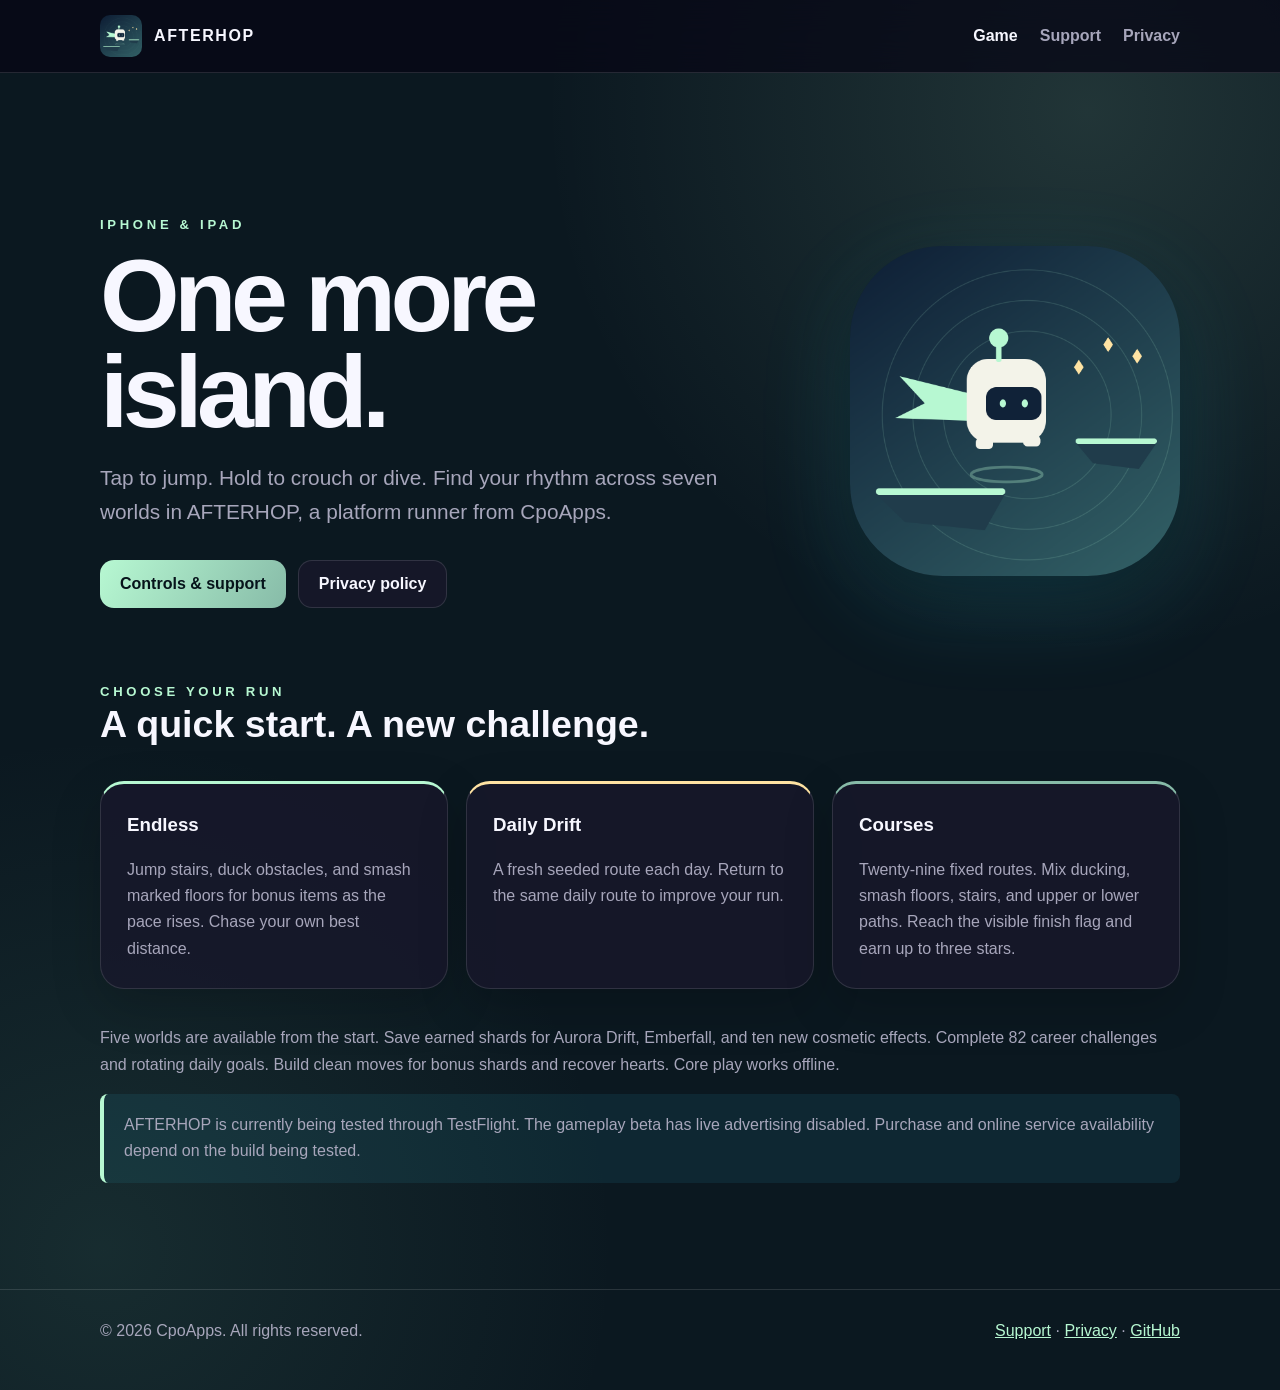
<file: index.html>
<!doctype html>
<html lang="en">
<head>
  <meta charset="utf-8">
  <meta name="viewport" content="width=device-width, initial-scale=1">
  <meta name="description" content="AFTERHOP is a platform runner for iPhone and iPad. Find support, controls, and privacy information.">
  <title>AFTERHOP — One more island</title>
  <link rel="icon" href="app-icon.png">
  <link rel="stylesheet" href="styles.css">
</head>
<body>
  <header>
    <nav class="wrap" aria-label="Primary navigation">
      <a class="brand" href="index.html"><img src="app-icon.png" alt="">AFTERHOP</a>
      <div class="nav-links"><a aria-current="page" href="index.html">Game</a><a href="support.html">Support</a><a href="privacy.html">Privacy</a></div>
    </nav>
  </header>
  <main class="wrap">
    <section class="hero">
      <div>
        <div class="eyebrow">iPhone &amp; iPad</div>
        <h1>One more island.</h1>
        <p class="lead">Tap to jump. Hold to crouch or dive. Find your rhythm across seven worlds in AFTERHOP, a platform runner from CpoApps.</p>
        <div class="actions">
          <a class="button primary" href="support.html">Controls &amp; support</a>
          <a class="button" href="privacy.html">Privacy policy</a>
        </div>
      </div>
      <img class="app-icon" src="app-icon.png" alt="AFTERHOP app icon">
    </section>
    <section aria-labelledby="modes-title">
      <div class="eyebrow">Choose your run</div>
      <h2 id="modes-title">A quick start. A new challenge.</h2>
      <div class="grid">
        <article class="card accent-cyan"><h3>Endless</h3><p>Jump stairs, duck obstacles, and smash marked floors for bonus items as the pace rises. Chase your own best distance.</p></article>
        <article class="card accent-pink"><h3>Daily Drift</h3><p>A fresh seeded route each day. Return to the same daily route to improve your run.</p></article>
        <article class="card accent-purple"><h3>Courses</h3><p>Twenty-nine fixed routes. Mix ducking, smash floors, stairs, and upper or lower paths. Reach the visible finish flag and earn up to three stars.</p></article>
      </div>
      <p>Five worlds are available from the start. Save earned shards for Aurora Drift, Emberfall, and ten new cosmetic effects. Complete 82 career challenges and rotating daily goals. Build clean moves for bonus shards and recover hearts. Core play works offline.</p>
      <p class="notice">AFTERHOP is currently being tested through TestFlight. The gameplay beta has live advertising disabled. Purchase and online service availability depend on the build being tested.</p>
    </section>
  </main>
  <footer>
    <div class="wrap footer-row">
      <span>© 2026 CpoApps. All rights reserved.</span>
      <span><a href="support.html">Support</a> · <a href="privacy.html">Privacy</a> · <a href="https://github.com/CpoApps/afterhop-site">GitHub</a></span>
    </div>
  </footer>
</body>
</html>
</file>
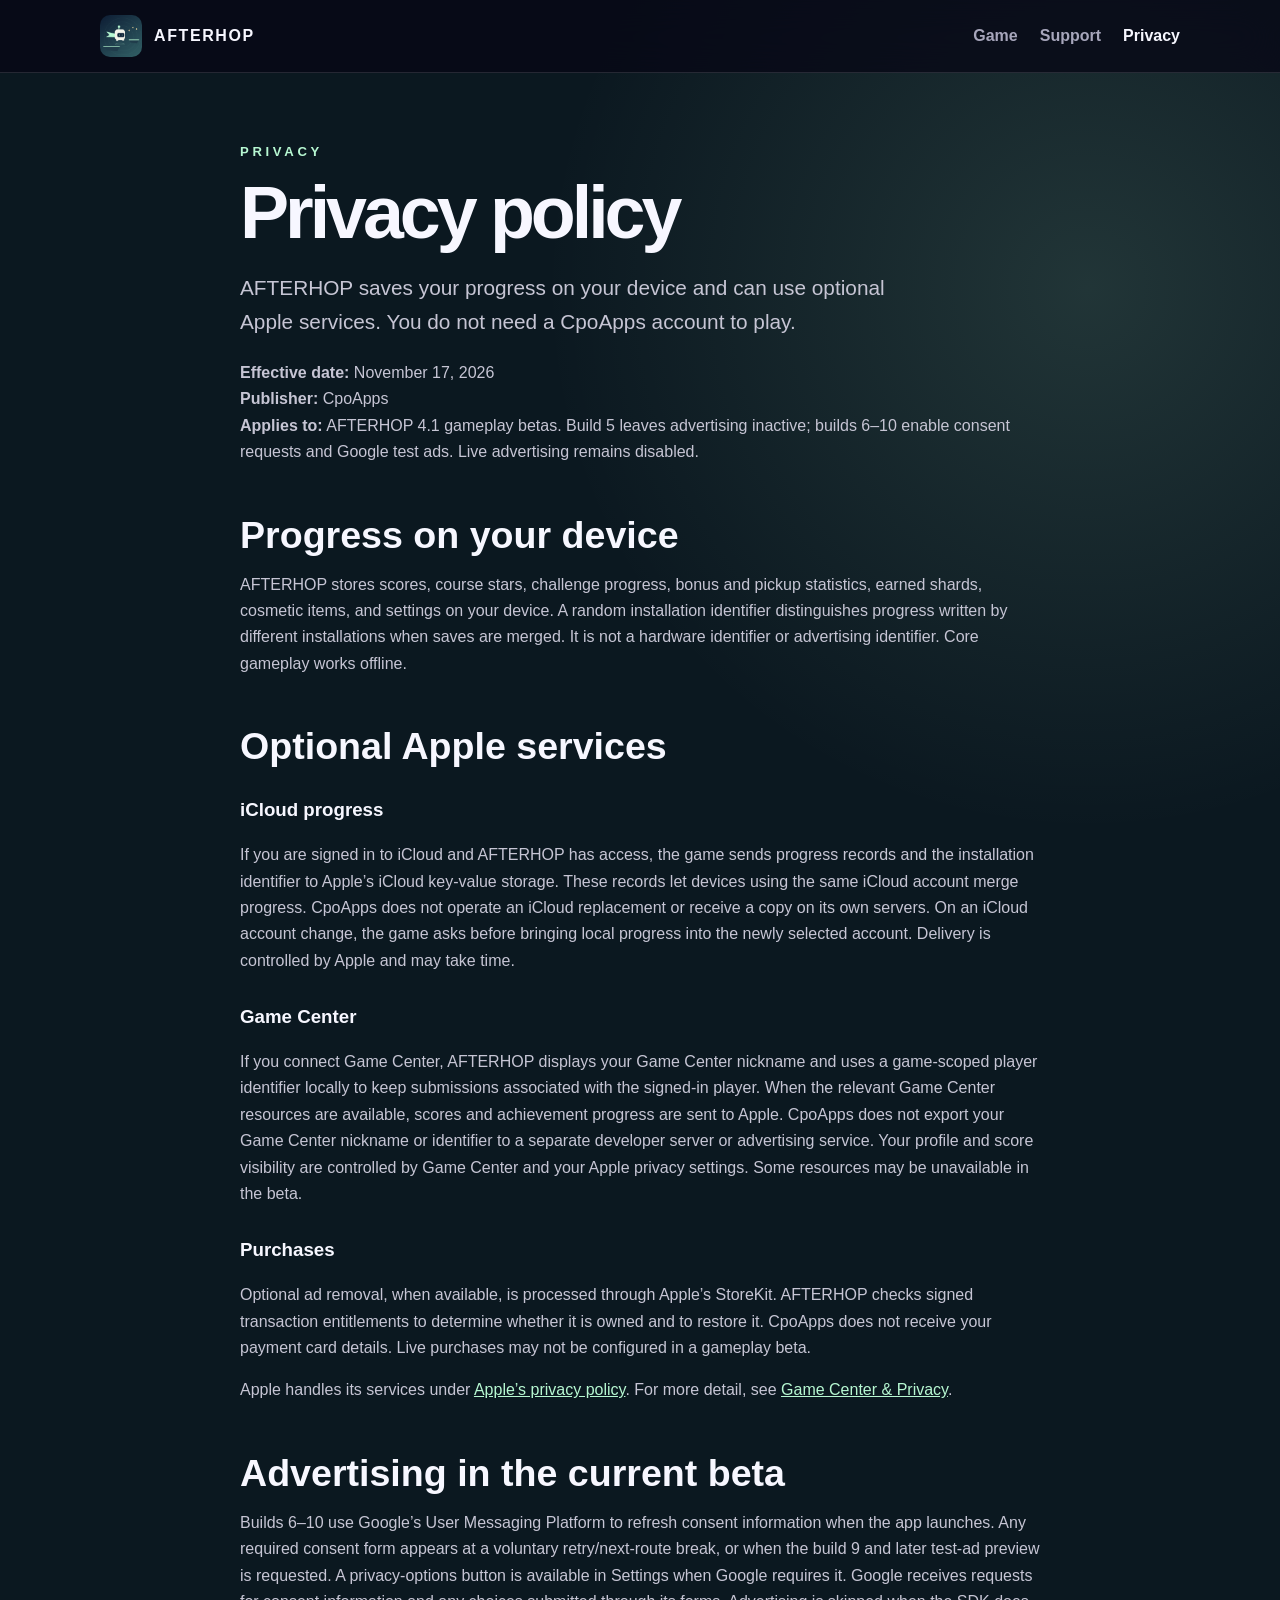
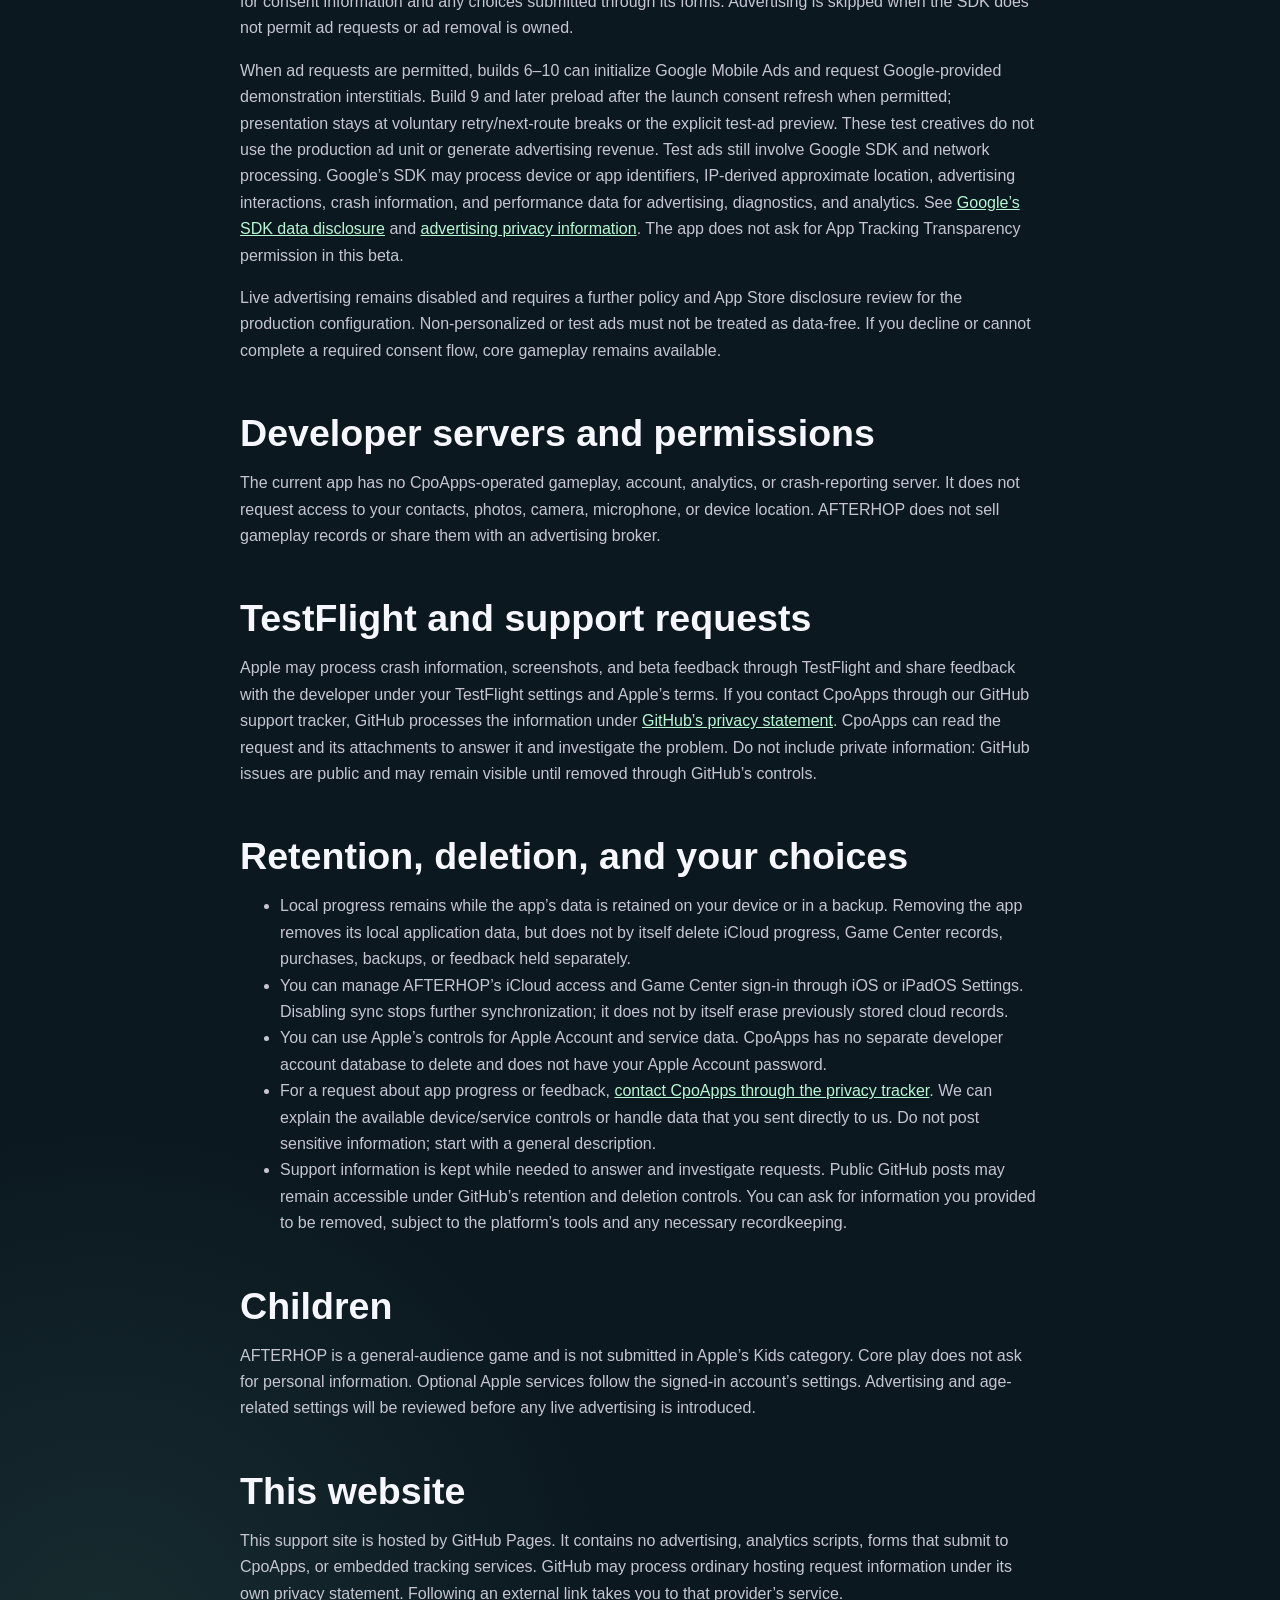
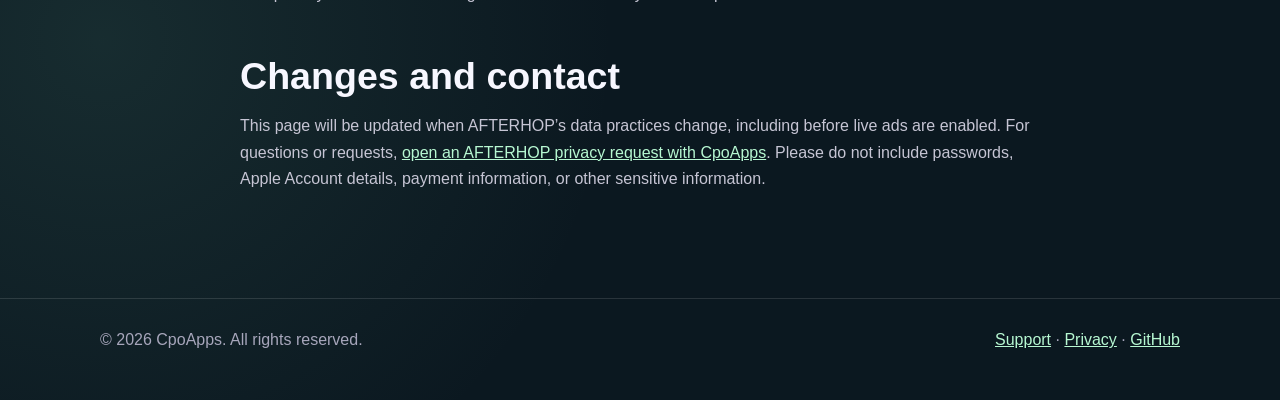
<file: privacy.html>
<!doctype html>
<html lang="en">
<head>
  <meta charset="utf-8">
  <meta name="viewport" content="width=device-width, initial-scale=1">
  <meta name="description" content="How CpoApps handles AFTERHOP game progress, Apple services, feedback, and the current no-live-ad beta.">
  <title>AFTERHOP Privacy Policy</title>
  <link rel="icon" href="app-icon.png">
  <link rel="stylesheet" href="styles.css">
</head>
<body>
  <header>
    <nav class="wrap" aria-label="Primary navigation">
      <a class="brand" href="index.html"><img src="app-icon.png" alt="">AFTERHOP</a>
      <div class="nav-links"><a href="index.html">Game</a><a href="support.html">Support</a><a aria-current="page" href="privacy.html">Privacy</a></div>
    </nav>
  </header>
  <main class="wrap prose">
    <div class="eyebrow">Privacy</div>
    <h1>Privacy policy</h1>
    <p class="lead">AFTERHOP saves your progress on your device and can use optional Apple services. You do not need a CpoApps account to play.</p>
    <p><strong>Effective date:</strong> November 17, 2026<br><strong>Publisher:</strong> CpoApps<br><strong>Applies to:</strong> AFTERHOP 4.1 gameplay betas. Build 5 leaves advertising inactive; builds 6–10 enable consent requests and Google test ads. Live advertising remains disabled.</p>
    <h2>Progress on your device</h2>
    <p>AFTERHOP stores scores, course stars, challenge progress, bonus and pickup statistics, earned shards, cosmetic items, and settings on your device. A random installation identifier distinguishes progress written by different installations when saves are merged. It is not a hardware identifier or advertising identifier. Core gameplay works offline.</p>
    <h2>Optional Apple services</h2>
    <h3>iCloud progress</h3>
    <p>If you are signed in to iCloud and AFTERHOP has access, the game sends progress records and the installation identifier to Apple’s iCloud key-value storage. These records let devices using the same iCloud account merge progress. CpoApps does not operate an iCloud replacement or receive a copy on its own servers. On an iCloud account change, the game asks before bringing local progress into the newly selected account. Delivery is controlled by Apple and may take time.</p>
    <h3>Game Center</h3>
    <p>If you connect Game Center, AFTERHOP displays your Game Center nickname and uses a game-scoped player identifier locally to keep submissions associated with the signed-in player. When the relevant Game Center resources are available, scores and achievement progress are sent to Apple. CpoApps does not export your Game Center nickname or identifier to a separate developer server or advertising service. Your profile and score visibility are controlled by Game Center and your Apple privacy settings. Some resources may be unavailable in the beta.</p>
    <h3>Purchases</h3>
    <p>Optional ad removal, when available, is processed through Apple’s StoreKit. AFTERHOP checks signed transaction entitlements to determine whether it is owned and to restore it. CpoApps does not receive your payment card details. Live purchases may not be configured in a gameplay beta.</p>
    <p>Apple handles its services under <a href="https://www.apple.com/legal/privacy/">Apple’s privacy policy</a>. For more detail, see <a href="https://www.apple.com/legal/privacy/data/en/game-center/">Game Center &amp; Privacy</a>.</p>
    <h2>Advertising in the current beta</h2>
    <p>Builds 6–10 use Google’s User Messaging Platform to refresh consent information when the app launches. Any required consent form appears at a voluntary retry/next-route break, or when the build 9 and later test-ad preview is requested. A privacy-options button is available in Settings when Google requires it. Google receives requests for consent information and any choices submitted through its forms. Advertising is skipped when the SDK does not permit ad requests or ad removal is owned.</p>
    <p>When ad requests are permitted, builds 6–10 can initialize Google Mobile Ads and request Google-provided demonstration interstitials. Build 9 and later preload after the launch consent refresh when permitted; presentation stays at voluntary retry/next-route breaks or the explicit test-ad preview. These test creatives do not use the production ad unit or generate advertising revenue. Test ads still involve Google SDK and network processing. Google’s SDK may process device or app identifiers, IP-derived approximate location, advertising interactions, crash information, and performance data for advertising, diagnostics, and analytics. See <a href="https://developers.google.com/admob/ios/privacy/data-disclosure">Google’s SDK data disclosure</a> and <a href="https://policies.google.com/technologies/ads">advertising privacy information</a>. The app does not ask for App Tracking Transparency permission in this beta.</p>
    <p>Live advertising remains disabled and requires a further policy and App Store disclosure review for the production configuration. Non-personalized or test ads must not be treated as data-free. If you decline or cannot complete a required consent flow, core gameplay remains available.</p>
    <h2>Developer servers and permissions</h2>
    <p>The current app has no CpoApps-operated gameplay, account, analytics, or crash-reporting server. It does not request access to your contacts, photos, camera, microphone, or device location. AFTERHOP does not sell gameplay records or share them with an advertising broker.</p>
    <h2>TestFlight and support requests</h2>
    <p>Apple may process crash information, screenshots, and beta feedback through TestFlight and share feedback with the developer under your TestFlight settings and Apple’s terms. If you contact CpoApps through our GitHub support tracker, GitHub processes the information under <a href="https://docs.github.com/en/site-policy/privacy-policies/github-general-privacy-statement">GitHub’s privacy statement</a>. CpoApps can read the request and its attachments to answer it and investigate the problem. Do not include private information: GitHub issues are public and may remain visible until removed through GitHub’s controls.</p>
    <h2>Retention, deletion, and your choices</h2>
    <ul>
      <li>Local progress remains while the app’s data is retained on your device or in a backup. Removing the app removes its local application data, but does not by itself delete iCloud progress, Game Center records, purchases, backups, or feedback held separately.</li>
      <li>You can manage AFTERHOP’s iCloud access and Game Center sign-in through iOS or iPadOS Settings. Disabling sync stops further synchronization; it does not by itself erase previously stored cloud records.</li>
      <li>You can use Apple’s controls for Apple Account and service data. CpoApps has no separate developer account database to delete and does not have your Apple Account password.</li>
      <li>For a request about app progress or feedback, <a href="https://github.com/CpoApps/afterhop-site/issues/new?template=privacy.yml">contact CpoApps through the privacy tracker</a>. We can explain the available device/service controls or handle data that you sent directly to us. Do not post sensitive information; start with a general description.</li>
      <li>Support information is kept while needed to answer and investigate requests. Public GitHub posts may remain accessible under GitHub’s retention and deletion controls. You can ask for information you provided to be removed, subject to the platform’s tools and any necessary recordkeeping.</li>
    </ul>
    <h2>Children</h2>
    <p>AFTERHOP is a general-audience game and is not submitted in Apple’s Kids category. Core play does not ask for personal information. Optional Apple services follow the signed-in account’s settings. Advertising and age-related settings will be reviewed before any live advertising is introduced.</p>
    <h2>This website</h2>
    <p>This support site is hosted by GitHub Pages. It contains no advertising, analytics scripts, forms that submit to CpoApps, or embedded tracking services. GitHub may process ordinary hosting request information under its own privacy statement. Following an external link takes you to that provider’s service.</p>
    <h2>Changes and contact</h2>
    <p>This page will be updated when AFTERHOP’s data practices change, including before live ads are enabled. For questions or requests, <a href="https://github.com/CpoApps/afterhop-site/issues/new?template=privacy.yml">open an AFTERHOP privacy request with CpoApps</a>. Please do not include passwords, Apple Account details, payment information, or other sensitive information.</p>
  </main>
  <footer>
    <div class="wrap footer-row">
      <span>© 2026 CpoApps. All rights reserved.</span>
      <span><a href="support.html">Support</a> · <a href="privacy.html">Privacy</a> · <a href="https://github.com/CpoApps/afterhop-site">GitHub</a></span>
    </div>
  </footer>
</body>
</html>
</file>
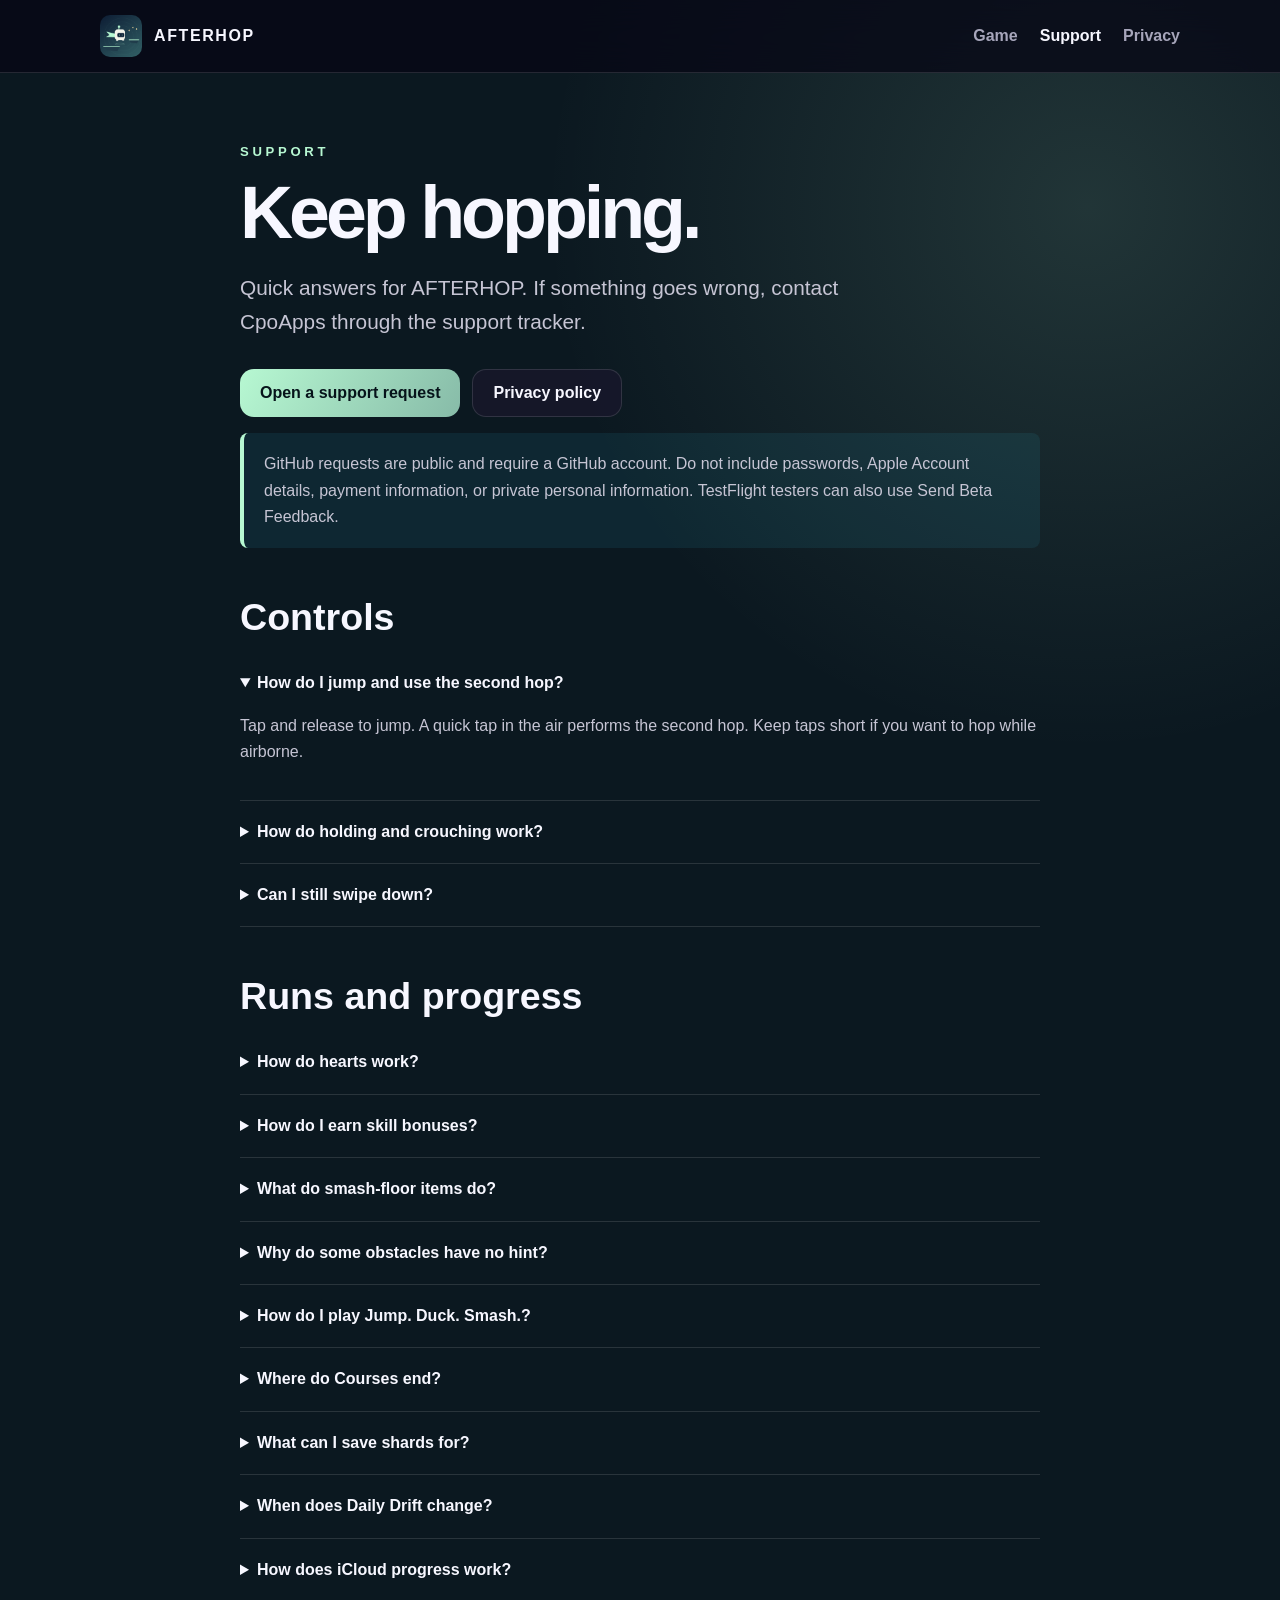
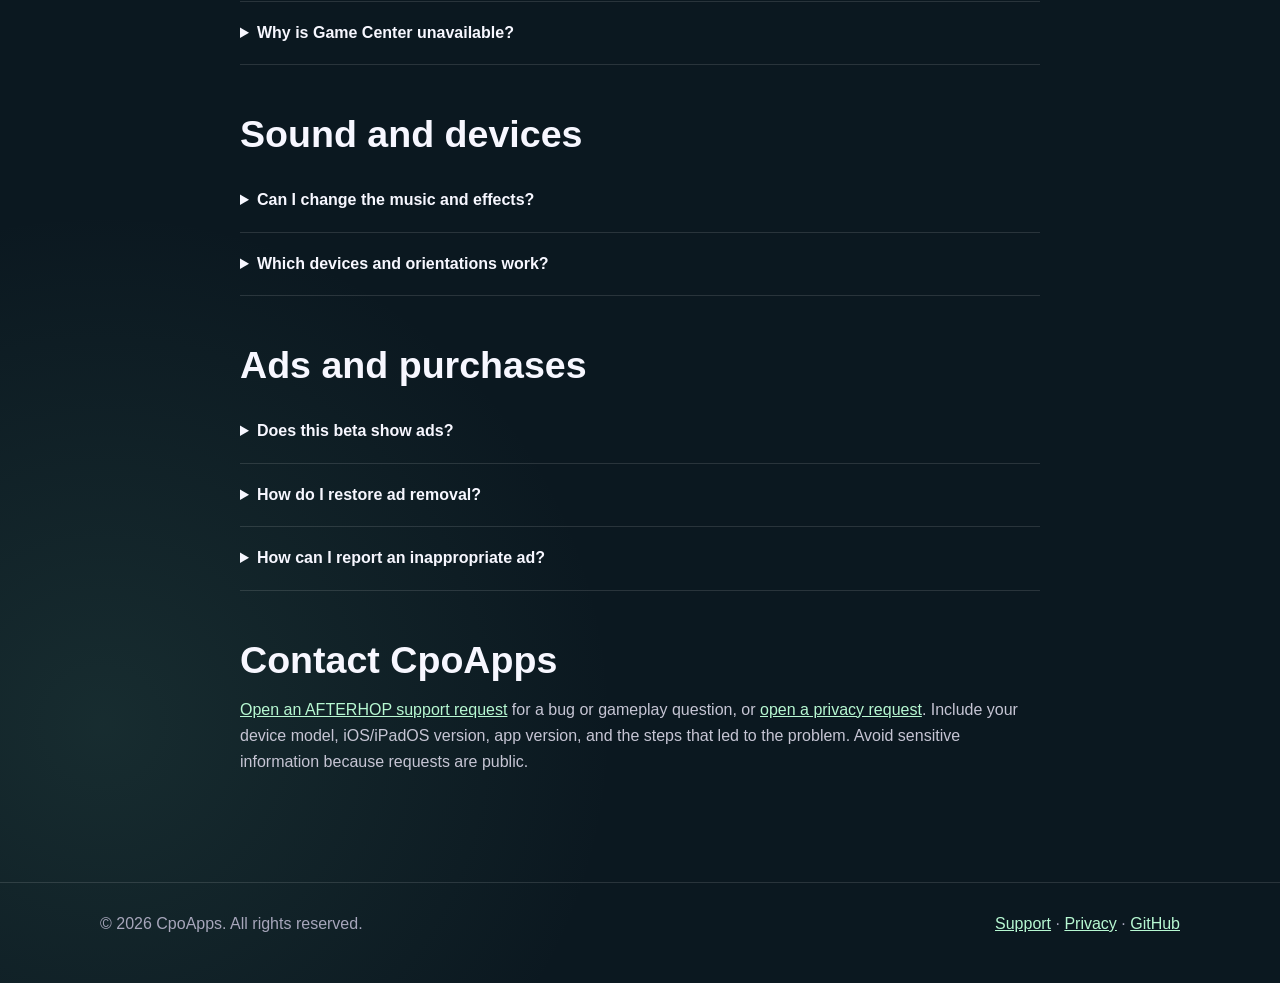
<file: support.html>
<!doctype html>
<html lang="en">
<head>
  <meta charset="utf-8">
  <meta name="viewport" content="width=device-width, initial-scale=1">
  <meta name="description" content="Controls, troubleshooting, and support contact for AFTERHOP on iPhone and iPad.">
  <title>AFTERHOP Support</title>
  <link rel="icon" href="app-icon.png">
  <link rel="stylesheet" href="styles.css">
</head>
<body>
  <header>
    <nav class="wrap" aria-label="Primary navigation">
      <a class="brand" href="index.html"><img src="app-icon.png" alt="">AFTERHOP</a>
      <div class="nav-links"><a href="index.html">Game</a><a aria-current="page" href="support.html">Support</a><a href="privacy.html">Privacy</a></div>
    </nav>
  </header>
  <main class="wrap prose">
    <div class="eyebrow">Support</div>
    <h1>Keep hopping.</h1>
    <p class="lead">Quick answers for AFTERHOP. If something goes wrong, contact CpoApps through the support tracker.</p>
    <div class="actions"><a class="button primary" href="https://github.com/CpoApps/afterhop-site/issues/new?template=support.yml">Open a support request</a><a class="button" href="privacy.html">Privacy policy</a></div>
    <p class="notice">GitHub requests are public and require a GitHub account. Do not include passwords, Apple Account details, payment information, or private personal information. TestFlight testers can also use Send Beta Feedback.</p>
    <h2>Controls</h2>
    <details open><summary>How do I jump and use the second hop?</summary><p>Tap and release to jump. A quick tap in the air performs the second hop. Keep taps short if you want to hop while airborne.</p></details>
    <details><summary>How do holding and crouching work?</summary><p>Hold on the ground to crouch, then release to make a normal jump. Builds 7–10 also run 15% faster while crouched on the ground. Holding longer does not increase jump height. In builds 7–10, hold in the air for 0.22 seconds to dive (0.30 seconds in earlier 4.1 betas). Keep holding through your landing to stay crouched, then release on the ground to jump. Once a dive has started, releasing before landing does not use the second hop.</p></details>
    <details><summary>Can I still swipe down?</summary><p>Yes. Swipe down to dive immediately. Diving accelerates your fall; you still need a platform underneath you.</p></details>
    <h2>Runs and progress</h2>
    <details><summary>How do hearts work?</summary><p>In build 10, each run starts with three hearts. Missing a duck costs one heart; losing the last heart ends the run. One wall can only cost one heart. Falls still end the run. Every retry starts with three hearts.</p></details>
    <details><summary>How do I earn skill bonuses?</summary><p>Five clean moves—perfect landings, ducks, or smashes—earn eight extra shards, 100 points, and one missing heart. A wall hit resets the five-dot meter. Repeat landings on one platform do not farm skill credit.</p></details>
    <details><summary>What do smash-floor items do?</summary><p>Breaking a wooden floor releases a collectible on the falling path. A cache gives 12 shards, a magnet attracts nearby shards for eight seconds of play, and a heart restores one life. A heart at full health gives six shards instead. Items and skill bonuses count toward the new career goals.</p></details>
    <details><summary>Why do some obstacles have no hint?</summary><p>Build 10 shows instructional cues only on the first example of each obstacle type per run. Later obstacles keep their recognizable materials. Gold rings remain scoring targets. Open How to play on the home screen to review the controls.</p></details>
    <details><summary>How do I play Jump. Duck. Smash.?</summary><p>Build 8 introduced this course. From build 9, ducking, smash floors, upper/lower paths, and stair sections also appear in Endless, Daily Drift, and generated courses. Hold while grounded to duck under branches; a missed duck causes a brief stumble. Build 10 also removes one heart for each missed wall; losing the last heart ends the run. Dive onto wooden floors to break through to a safe lower landing. Use your second hop for the upper path and more shards, or follow the wider lower path. Both paths lead to the checkered flag. All existing courses remain available with their saved rewards.</p></details>
    <details><summary>Where do Courses end?</summary><p>Every Course has a fixed route and a visible finish flag on the last island. Land and reach the flag to finish. Two extra stars reward the goals shown before the run; these goals count when you also finish. Build 9 has 29 courses and a Next route button after finishing. In Jump. Duck. Smash., duck under three branches and smash two floors for the bonus stars.</p></details>
    <details><summary>What can I save shards for?</summary><p>Build 9 keeps the original ten trails and adds ten effects priced from 1,500 to 16,000 shards. Aurora Drift and Emberfall cost 5,000 and 10,000 earned shards for selection in Endless and Daily Drift. Existing ownership stays intact; new purchases use game shards, not real money. Build 10 has 82 career challenges plus rotating daily goals.</p></details>
    <details><summary>When does Daily Drift change?</summary><p>A new shared seed starts each day at midnight UTC. Your device’s local midnight can be at a different time.</p></details>
    <details><summary>How does iCloud progress work?</summary><p>Progress saves on your device. When signed in to iCloud with access enabled for AFTERHOP, the game can synchronize progress through Apple’s iCloud key-value storage. Use the same iCloud account on each device and allow time for delivery. A sync request is not a guarantee of an immediate update. If you change iCloud accounts, choose whether to bring local progress into the new account.</p></details>
    <details><summary>Why is Game Center unavailable?</summary><p>Check your Game Center sign-in in iOS or iPadOS Settings and your connection. Game Center and iCloud use separate sign-ins. Rankings and achievements also need to be available for your build. The current beta may not have all Game Center resources configured. You can keep playing offline.</p></details>
    <h2>Sound and devices</h2>
    <details><summary>Can I change the music and effects?</summary><p>Open Settings in AFTERHOP to change music, volume, effects, and haptics separately. Silent Mode silences the game’s music. From build 9, use Restart music if audio stays silent after an interruption. Check the music switch, volume, and audio output too. The two earned worlds reuse Alpine Dawn and Sunstone music.</p></details>
    <details><summary>Which devices and orientations work?</summary><p>AFTERHOP supports iPhone and iPad with iOS or iPadOS 17 or later. Build 9 and later support portrait and landscape on both iPhone and iPad. Earlier betas support landscape on iPad only.</p></details>
    <h2>Ads and purchases</h2>
    <details><summary>Does this beta show ads?</summary><p>Build 5 has advertising inactive. Builds 6–10 can show Google test ads at voluntary retry or next-route breaks after any required consent. They are eligible every fourth completed run, after a run lasting at least 12 seconds, with at least three minutes between ads. Builds 6–8 prepare at the first eligible break. Build 9 and later preload earlier whenever Google permits ad requests, and Settings includes Preview test ad with a readiness message. Rejecting privacy choices may limit or prevent ads; the app never overrides that choice. A missing ad may also mean there is no fill or an ad has not loaded. Test ads produce no advertising revenue; live ads remain disabled. If consent or an ad is unavailable, you can keep playing. The planned free release may show interstitial ads between runs.</p></details>
    <details><summary>How do I restore ad removal?</summary><p>If ad removal is available in your build, use Restore Purchases in Settings with the Apple Account that bought it. Apple displays the regional price before any purchase. The intended removal is one permanent non-consumable purchase, with no subscription. An unavailable product does not prevent playing; the beta may not have live purchases configured.</p></details>
    <details><summary>How can I report an inappropriate ad?</summary><p>If a future build displays an inappropriate ad, <a href="https://github.com/CpoApps/afterhop-site/issues/new?template=support.yml">contact CpoApps</a> with the advertiser’s name and what happened. You may attach a screenshot after removing personal information. Do not tap an ad you believe is unsafe.</p></details>
    <h2>Contact CpoApps</h2>
    <p><a href="https://github.com/CpoApps/afterhop-site/issues/new?template=support.yml">Open an AFTERHOP support request</a> for a bug or gameplay question, or <a href="https://github.com/CpoApps/afterhop-site/issues/new?template=privacy.yml">open a privacy request</a>. Include your device model, iOS/iPadOS version, app version, and the steps that led to the problem. Avoid sensitive information because requests are public.</p>
  </main>
  <footer>
    <div class="wrap footer-row">
      <span>© 2026 CpoApps. All rights reserved.</span>
      <span><a href="support.html">Support</a> · <a href="privacy.html">Privacy</a> · <a href="https://github.com/CpoApps/afterhop-site">GitHub</a></span>
    </div>
  </footer>
</body>
</html>
</file>
<file: styles.css>
:root {
  color-scheme: dark;
  --ink: #f7f7ff;
  --muted: #a7a6bb;
  --panel: rgba(24, 24, 43, 0.82);
  --line: rgba(255, 255, 255, 0.12);
  --cyan: #b7f8d2;
  --pink: #ffe3a3;
  --purple: #87bba8;
  --yellow: #ffc845;
  --max: 1080px;
}

* { box-sizing: border-box; }

html { scroll-behavior: smooth; }

body {
  margin: 0;
  min-height: 100vh;
  color: var(--ink);
  background:
    radial-gradient(circle at 85% 8%, rgba(183, 248, 210, 0.13), transparent 34rem),
    radial-gradient(circle at 8% 90%, rgba(87, 150, 130, 0.16), transparent 32rem),
    #0b1820;
  font: 16px/1.65 -apple-system, BlinkMacSystemFont, "Segoe UI", sans-serif;
}


a { color: var(--cyan); }
a:hover { color: #91e9ff; }

.wrap {
  position: relative;
  width: min(calc(100% - 40px), var(--max));
  margin: 0 auto;
}

header {
  position: sticky;
  top: 0;
  z-index: 10;
  border-bottom: 1px solid var(--line);
  background: rgba(7, 7, 22, 0.76);
  backdrop-filter: blur(18px);
}

nav {
  min-height: 72px;
  display: flex;
  align-items: center;
  justify-content: space-between;
  gap: 24px;
}

.brand {
  display: inline-flex;
  align-items: center;
  gap: 12px;
  color: var(--ink);
  text-decoration: none;
  font-weight: 900;
  letter-spacing: .18em;
}

.brand img { width: 42px; height: 42px; border-radius: 10px; }
.nav-links { display: flex; gap: 22px; }
.nav-links a { color: var(--muted); text-decoration: none; font-weight: 700; }
.nav-links a[aria-current="page"], .nav-links a:hover { color: var(--ink); }

main { position: relative; padding: 68px 0 90px; }
.hero { display: grid; grid-template-columns: 1.3fr .7fr; gap: 48px; align-items: center; min-height: 60vh; }
.eyebrow { color: var(--cyan); font-size: .82rem; font-weight: 900; letter-spacing: .28em; text-transform: uppercase; }
h1 { margin: 12px 0 20px; max-width: 820px; font-size: clamp(2.8rem, 8vw, 6.4rem); line-height: .94; letter-spacing: -.055em; }
h2 { margin: 0 0 14px; font-size: clamp(1.55rem, 4vw, 2.35rem); line-height: 1.12; }
h3 { margin: 0 0 8px; }
p { color: var(--muted); }
.lead { max-width: 680px; font-size: clamp(1.08rem, 2vw, 1.3rem); }

.app-icon {
  width: min(100%, 330px);
  justify-self: end;
  border-radius: 28%;
  box-shadow: 0 28px 90px rgba(55, 210, 245, .18), 0 18px 45px rgba(0,0,0,.45);
}

.actions { display: flex; flex-wrap: wrap; gap: 12px; margin-top: 30px; }
.button {
  display: inline-flex;
  align-items: center;
  justify-content: center;
  min-height: 48px;
  padding: 0 20px;
  border: 1px solid var(--line);
  border-radius: 14px;
  color: var(--ink);
  background: var(--panel);
  text-decoration: none;
  font-weight: 800;
}
.button.primary { border: 0; background: linear-gradient(120deg, var(--cyan), #87bba8); color: #06131a; }

.grid { display: grid; grid-template-columns: repeat(3, 1fr); gap: 18px; margin: 36px 0; }
.card {
  padding: 26px;
  border: 1px solid var(--line);
  border-radius: 24px;
  background: var(--panel);
  box-shadow: 0 18px 50px rgba(0,0,0,.18);
}
.card p:last-child { margin-bottom: 0; }
.accent-pink { border-top: 3px solid var(--pink); }
.accent-cyan { border-top: 3px solid var(--cyan); }
.accent-purple { border-top: 3px solid var(--purple); }

.prose { max-width: 800px; }
.prose h2 { margin-top: 48px; }
.prose h3 { margin-top: 28px; }
.prose li, .prose p { color: #c6c5d4; }
.notice { padding: 18px 20px; border-left: 4px solid var(--cyan); border-radius: 8px; background: rgba(55,210,245,.08); }

details { border-bottom: 1px solid var(--line); padding: 18px 0; }
summary { cursor: pointer; font-weight: 800; }

footer { position: relative; border-top: 1px solid var(--line); padding: 28px 0 46px; color: var(--muted); }
.footer-row { display: flex; justify-content: space-between; gap: 20px; flex-wrap: wrap; }

@media (max-width: 760px) {
  .wrap { width: min(calc(100% - 28px), var(--max)); }
  nav { align-items: flex-start; padding: 15px 0; }
  .nav-links { gap: 13px; flex-wrap: wrap; justify-content: flex-end; font-size: .9rem; }
  main { padding-top: 44px; }
  .hero { grid-template-columns: 1fr; min-height: auto; }
  .app-icon { width: 190px; justify-self: start; grid-row: 1; }
  .grid { grid-template-columns: 1fr; }
  .card { padding: 22px; }
}

@media (prefers-reduced-motion: reduce) {
  html { scroll-behavior: auto; }
}

:focus-visible { outline: 3px solid var(--cyan); outline-offset: 5px; }
.brand { letter-spacing: .10em; }
.prose h1 { font-size: clamp(2.6rem, 7vw, 4.6rem); line-height: 1.02; }
.prose a { overflow-wrap: anywhere; }
@media (max-width: 420px) { nav { flex-direction: column; gap: 12px; } .nav-links { justify-content: flex-start; } }
</file>
